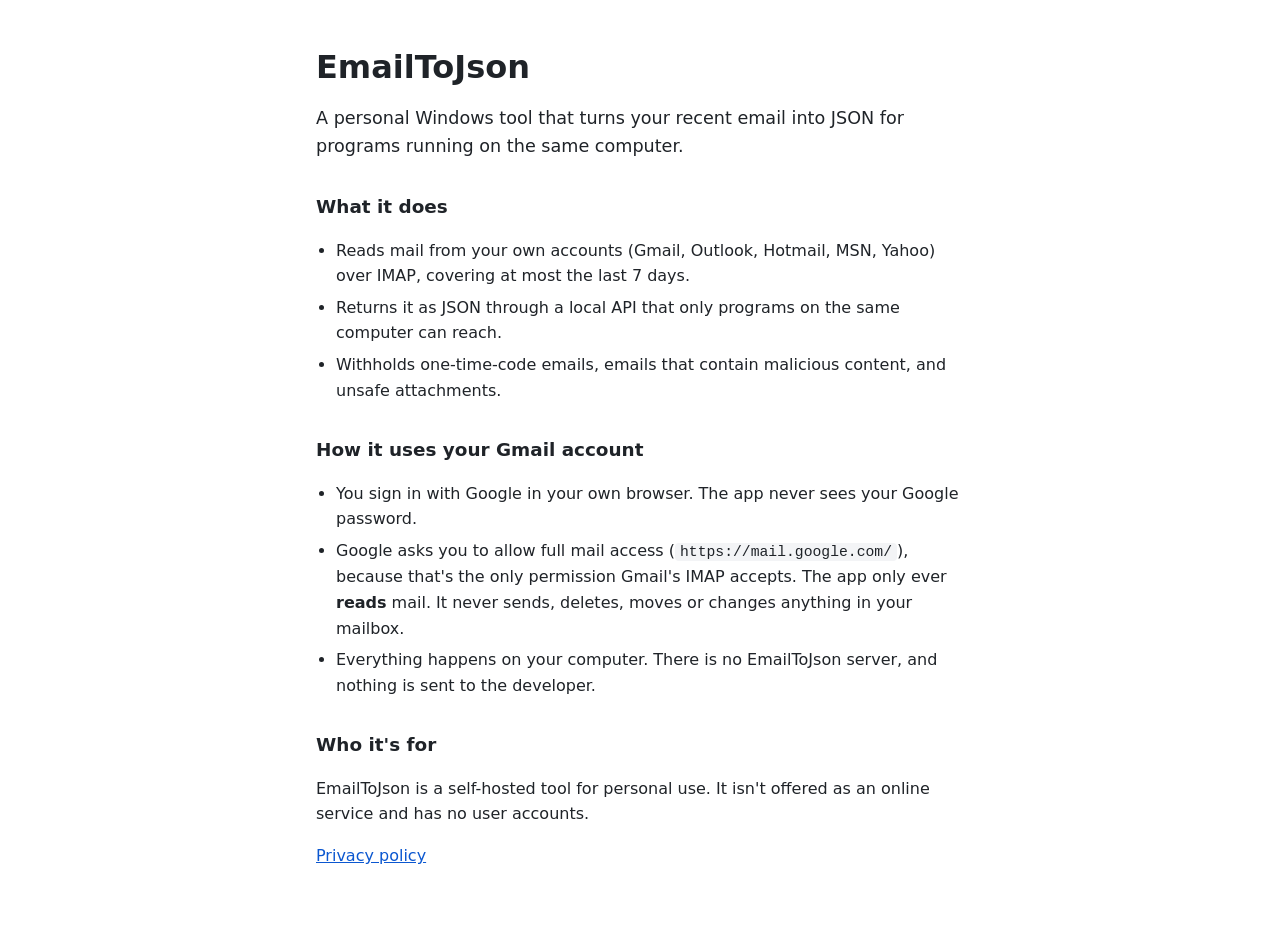
<file: index.html>
<!doctype html>
<html lang="en">
<head>
<meta charset="utf-8">
<meta name="viewport" content="width=device-width, initial-scale=1">
<title>EmailToJson</title>
<meta name="description" content="EmailToJson is a personal Windows tool that turns your recent email into JSON for programs on the same computer.">
<link rel="stylesheet" href="style.css">
</head>
<body>
<main>
  <h1>EmailToJson</h1>
  <p class="lead">A personal Windows tool that turns your recent email into JSON for programs running on the same computer.</p>

  <h2>What it does</h2>
  <ul>
    <li>Reads mail from your own accounts (Gmail, Outlook, Hotmail, MSN, Yahoo) over IMAP, covering at most the last 7 days.</li>
    <li>Returns it as JSON through a local API that only programs on the same computer can reach.</li>
    <li>Withholds one-time-code emails, emails that contain malicious content, and unsafe attachments.</li>
  </ul>

  <h2>How it uses your Gmail account</h2>
  <ul>
    <li>You sign in with Google in your own browser. The app never sees your Google password.</li>
    <li>Google asks you to allow full mail access (<code>https://mail.google.com/</code>), because that's the only permission Gmail's IMAP accepts.
      The app only ever <strong>reads</strong> mail. It never sends, deletes, moves or changes anything in your mailbox.</li>
    <li>Everything happens on your computer. There is no EmailToJson server, and nothing is sent to the developer.</li>
  </ul>

  <h2>Who it's for</h2>
  <p>EmailToJson is a self-hosted tool for personal use. It isn't offered as an online service and has no user accounts.</p>

  <p><a href="privacy.html">Privacy policy</a></p>
</main>
</body>
</html>
</file>
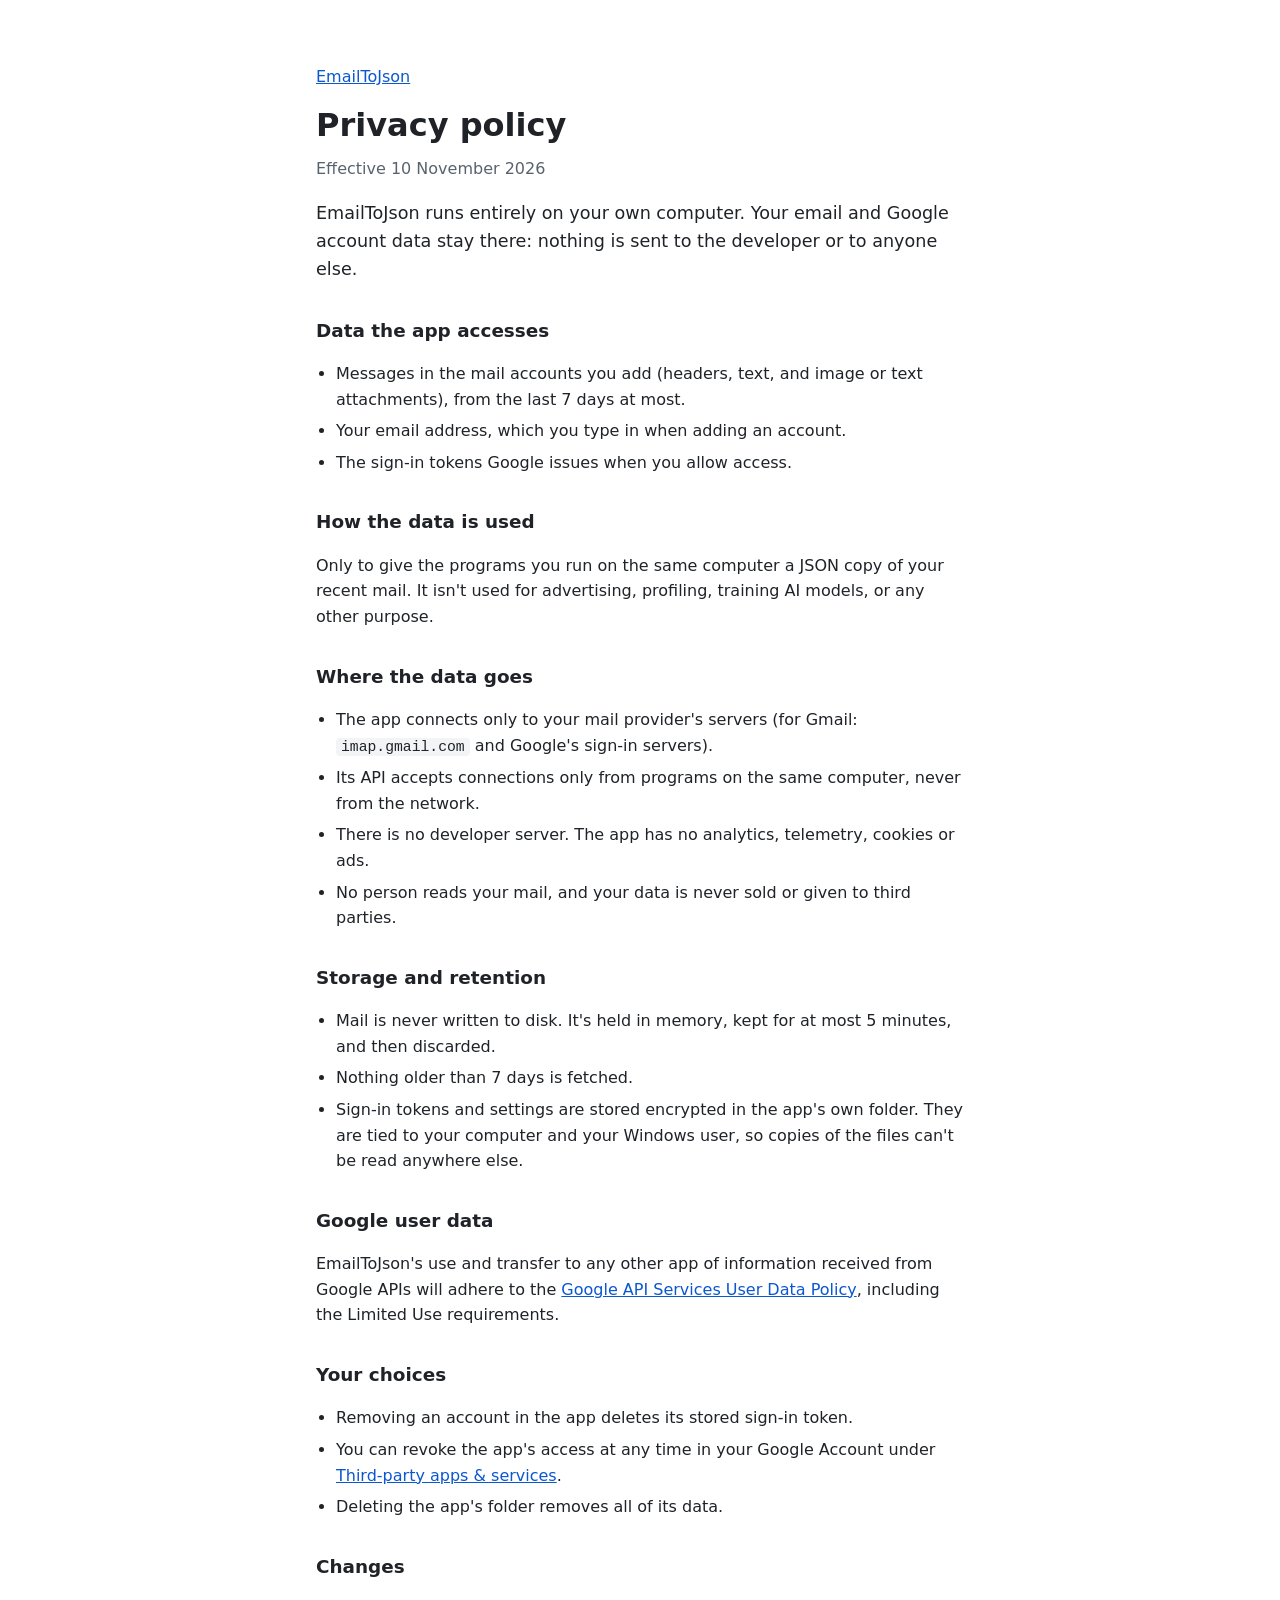
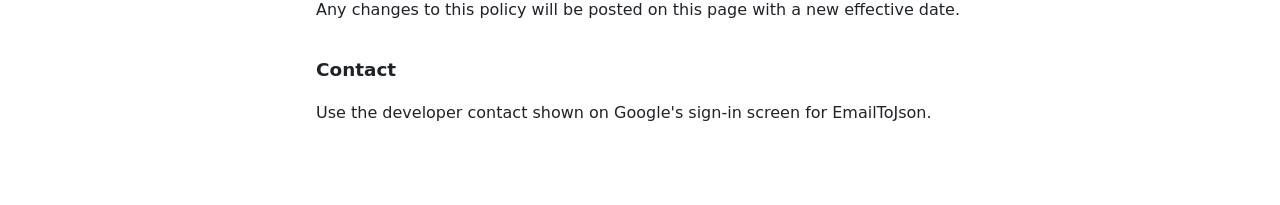
<file: privacy.html>
<!doctype html>
<html lang="en">
<head>
<meta charset="utf-8">
<meta name="viewport" content="width=device-width, initial-scale=1">
<title>EmailToJson Privacy Policy</title>
<meta name="description" content="How EmailToJson handles your email and Google account data.">
<link rel="stylesheet" href="style.css">
</head>
<body>
<main>
  <p><a href="./">EmailToJson</a></p>
  <h1>Privacy policy</h1>
  <p class="muted">Effective 10 November 2026</p>

  <p class="lead">EmailToJson runs entirely on your own computer. Your email and Google account data stay there: nothing is sent to the developer or to anyone else.</p>

  <h2>Data the app accesses</h2>
  <ul>
    <li>Messages in the mail accounts you add (headers, text, and image or text attachments), from the last 7 days at most.</li>
    <li>Your email address, which you type in when adding an account.</li>
    <li>The sign-in tokens Google issues when you allow access.</li>
  </ul>

  <h2>How the data is used</h2>
  <p>Only to give the programs you run on the same computer a JSON copy of your recent mail. It isn't used for advertising,
    profiling, training AI models, or any other purpose.</p>

  <h2>Where the data goes</h2>
  <ul>
    <li>The app connects only to your mail provider's servers (for Gmail: <code>imap.gmail.com</code> and Google's sign-in servers).</li>
    <li>Its API accepts connections only from programs on the same computer, never from the network.</li>
    <li>There is no developer server. The app has no analytics, telemetry, cookies or ads.</li>
    <li>No person reads your mail, and your data is never sold or given to third parties.</li>
  </ul>

  <h2>Storage and retention</h2>
  <ul>
    <li>Mail is never written to disk. It's held in memory, kept for at most 5 minutes, and then discarded.</li>
    <li>Nothing older than 7 days is fetched.</li>
    <li>Sign-in tokens and settings are stored encrypted in the app's own folder. They are tied to your computer and your Windows
      user, so copies of the files can't be read anywhere else.</li>
  </ul>

  <h2>Google user data</h2>
  <p>EmailToJson's use and transfer to any other app of information received from Google APIs will adhere to the
    <a href="https://developers.google.com/terms/api-services-user-data-policy">Google API Services User Data Policy</a>,
    including the Limited Use requirements.</p>

  <h2>Your choices</h2>
  <ul>
    <li>Removing an account in the app deletes its stored sign-in token.</li>
    <li>You can revoke the app's access at any time in your Google Account under
      <a href="https://myaccount.google.com/connections">Third-party apps &amp; services</a>.</li>
    <li>Deleting the app's folder removes all of its data.</li>
  </ul>

  <h2>Changes</h2>
  <p>Any changes to this policy will be posted on this page with a new effective date.</p>

  <h2>Contact</h2>
  <p>Use the developer contact shown on Google's sign-in screen for EmailToJson.</p>
</main>
</body>
</html>
</file>
<file: style.css>
:root {
  --bg: #ffffff;
  --fg: #1f2328;
  --muted: #59636e;
  --link: #0b57d0;
  --code-bg: #f3f4f6;
}
@media (prefers-color-scheme: dark) {
  :root {
    --bg: #15171a;
    --fg: #e6e8eb;
    --muted: #9aa3ad;
    --link: #8ab4f8;
    --code-bg: #24272c;
  }
}
* { box-sizing: border-box; }
body {
  margin: 0;
  background: var(--bg);
  color: var(--fg);
  font: 16px/1.6 system-ui, -apple-system, "Segoe UI", Roboto, sans-serif;
}
main { max-width: 680px; margin: 0 auto; padding: 48px 16px 64px; }
h1 { font-size: 2rem; line-height: 1.2; margin: 0 0 12px; }
h2 { font-size: 1.15rem; margin: 32px 0 8px; }
.lead { font-size: 1.1rem; }
.muted { color: var(--muted); margin-top: 0; }
a { color: var(--link); }
code { background: var(--code-bg); padding: 1px 5px; border-radius: 4px; font-size: 0.92em; overflow-wrap: anywhere; }
ul { padding-left: 1.25rem; }
li { margin: 6px 0; }
</file>
